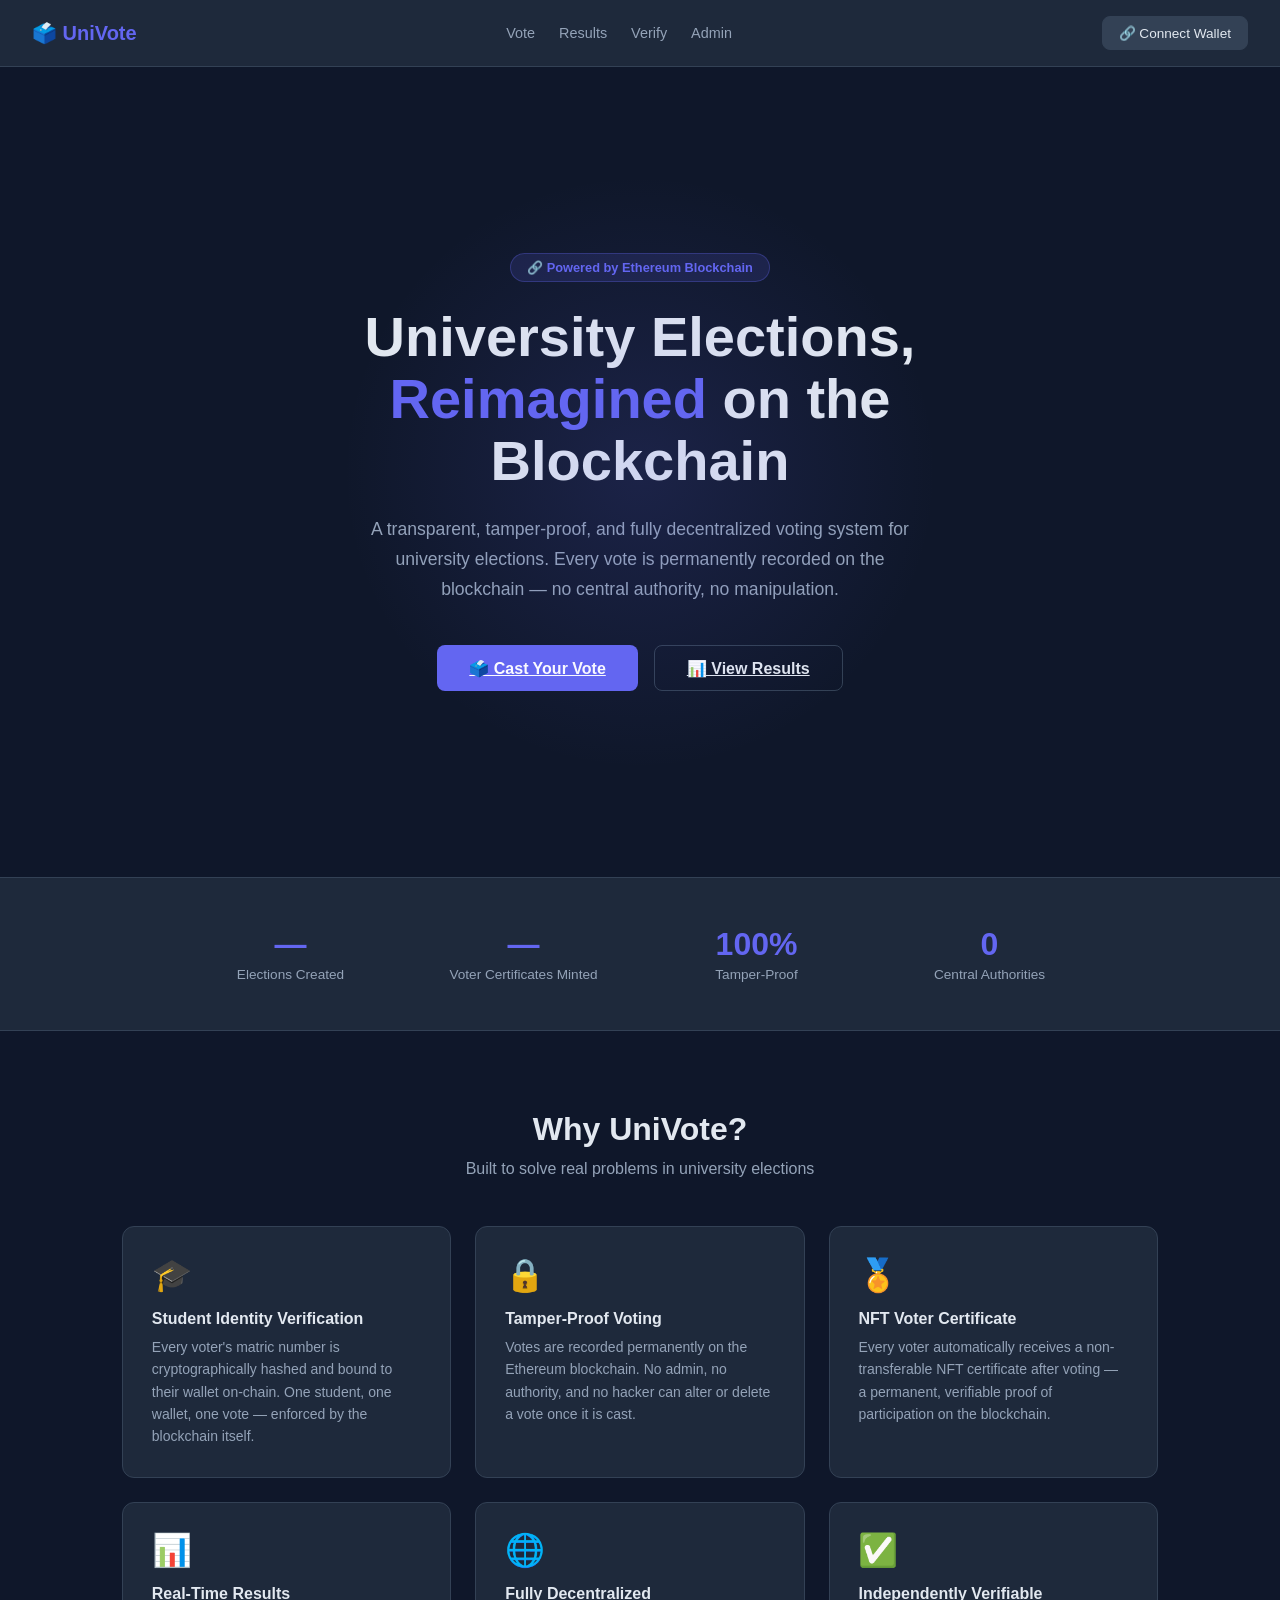
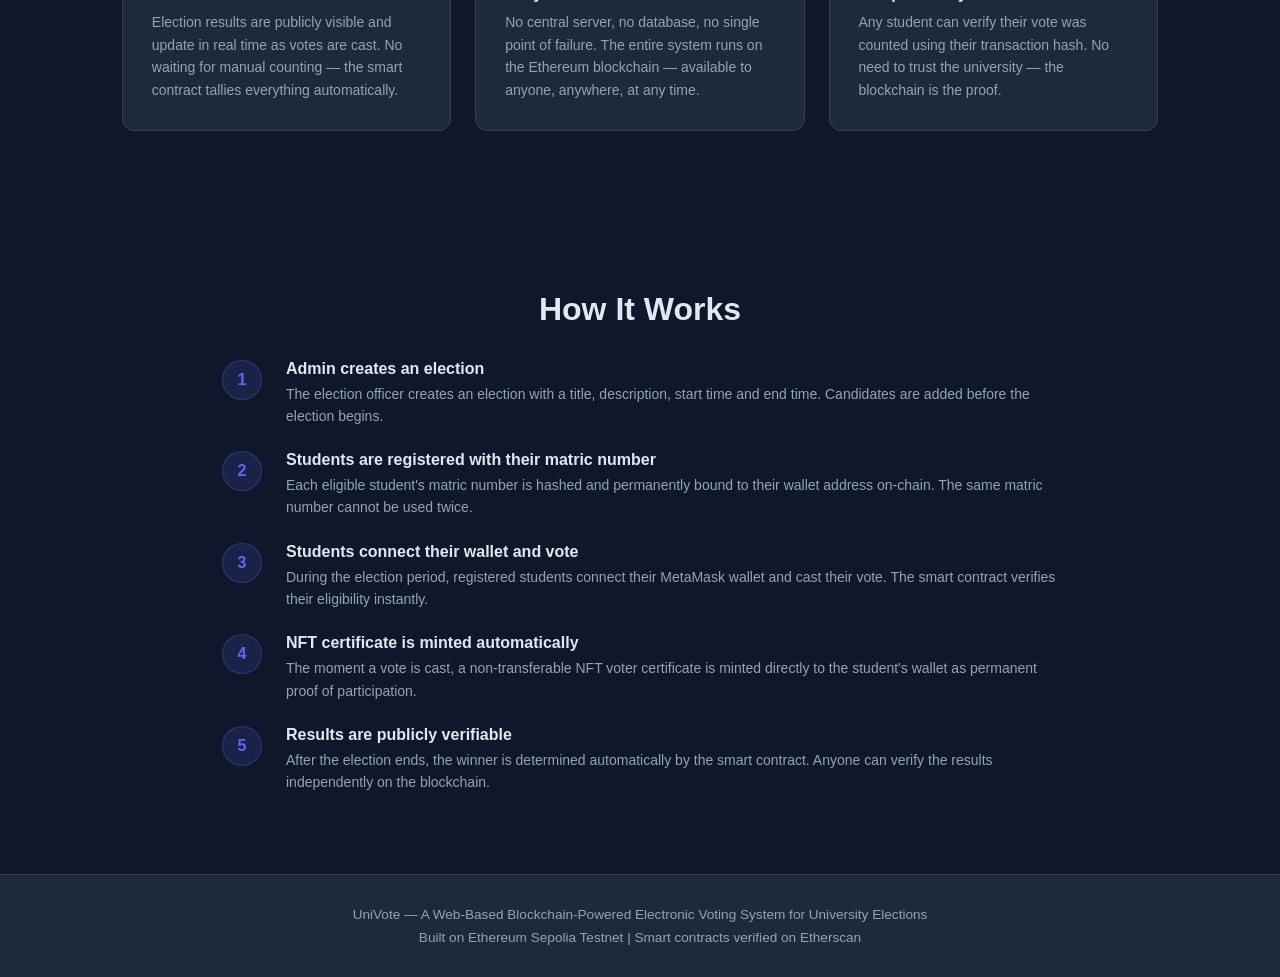
<file: frontend/index.html>
<!DOCTYPE html>
<html lang="en">
<head>
    <meta charset="UTF-8">
    <meta name="viewport" content="width=device-width, initial-scale=1.0">
    <title>UniVote — Blockchain Voting System</title>
    <link rel="stylesheet" href="css/style.css">
    <script src="js/ethers.min.js"></script>
    <style>
        .hero {
            min-height: 90vh;
            display: flex;
            flex-direction: column;
            justify-content: center;
            align-items: center;
            text-align: center;
            padding: 2rem;
            position: relative;
            overflow: hidden;
        }

        .hero::before {
            content: '';
            position: absolute;
            width: 600px;
            height: 600px;
            background: radial-gradient(circle, rgba(99,102,241,0.15) 0%, transparent 70%);
            top: 50%;
            left: 50%;
            transform: translate(-50%, -50%);
            pointer-events: none;
        }

        .hero-badge {
            background: rgba(99,102,241,0.15);
            border: 1px solid rgba(99,102,241,0.3);
            color: var(--primary);
            padding: 0.4rem 1rem;
            border-radius: 999px;
            font-size: 0.8rem;
            font-weight: 600;
            margin-bottom: 1.5rem;
            display: inline-block;
        }

        .hero h1 {
            font-size: 3.5rem;
            font-weight: 800;
            line-height: 1.1;
            margin-bottom: 1.5rem;
            max-width: 700px;
        }

        .hero h1 span {
            color: var(--primary);
        }

        .hero p {
            font-size: 1.1rem;
            color: var(--text-muted);
            max-width: 550px;
            line-height: 1.7;
            margin-bottom: 2.5rem;
        }

        .hero-buttons {
            display: flex;
            gap: 1rem;
            flex-wrap: wrap;
            justify-content: center;
        }

        .hero-buttons .btn {
            padding: 0.8rem 2rem;
            font-size: 1rem;
        }

        .features {
            padding: 5rem 2rem;
            max-width: 1100px;
            margin: 0 auto;
        }

        .features-title {
            text-align: center;
            font-size: 2rem;
            font-weight: 700;
            margin-bottom: 0.75rem;
        }

        .features-subtitle {
            text-align: center;
            color: var(--text-muted);
            margin-bottom: 3rem;
        }

        .features-grid {
            display: grid;
            grid-template-columns: repeat(3, 1fr);
            gap: 1.5rem;
        }

        .feature-card {
            background: var(--card);
            border: 1px solid var(--border);
            border-radius: 12px;
            padding: 1.8rem;
            transition: border-color 0.2s, transform 0.2s;
        }

        .feature-card:hover {
            border-color: var(--primary);
            transform: translateY(-4px);
        }

        .feature-icon {
            font-size: 2rem;
            margin-bottom: 1rem;
        }

        .feature-card h3 {
            font-size: 1rem;
            font-weight: 700;
            margin-bottom: 0.5rem;
        }

        .feature-card p {
            font-size: 0.875rem;
            color: var(--text-muted);
            line-height: 1.6;
        }

        .stats {
            background: var(--dark-2);
            border-top: 1px solid var(--border);
            border-bottom: 1px solid var(--border);
            padding: 3rem 2rem;
        }

        .stats-grid {
            max-width: 900px;
            margin: 0 auto;
            display: grid;
            grid-template-columns: repeat(4, 1fr);
            gap: 2rem;
            text-align: center;
        }

        .stat-number {
            font-size: 2rem;
            font-weight: 800;
            color: var(--primary);
        }

        .stat-label {
            font-size: 0.85rem;
            color: var(--text-muted);
            margin-top: 0.25rem;
        }

        .how-it-works {
            padding: 5rem 2rem;
            max-width: 900px;
            margin: 0 auto;
        }

        .steps {
            display: flex;
            flex-direction: column;
            gap: 1.5rem;
            margin-top: 2rem;
        }

        .step {
            display: flex;
            gap: 1.5rem;
            align-items: flex-start;
        }

        .step-number {
            width: 40px;
            height: 40px;
            border-radius: 50%;
            background: rgba(99,102,241,0.15);
            border: 1px solid rgba(99,102,241,0.3);
            color: var(--primary);
            display: flex;
            align-items: center;
            justify-content: center;
            font-weight: 700;
            flex-shrink: 0;
        }

        .step-content h3 {
            font-size: 1rem;
            font-weight: 700;
            margin-bottom: 0.3rem;
        }

        .step-content p {
            font-size: 0.875rem;
            color: var(--text-muted);
            line-height: 1.6;
        }

        footer {
            background: var(--dark-2);
            border-top: 1px solid var(--border);
            padding: 2rem;
            text-align: center;
            color: var(--text-muted);
            font-size: 0.85rem;
        }

        @media (max-width: 768px) {
            .hero h1 { font-size: 2.2rem; }
            .features-grid { grid-template-columns: 1fr; }
            .stats-grid { grid-template-columns: repeat(2, 1fr); }
        }
    </style>
</head>
<body>

    <!-- NAVBAR -->
    <nav class="navbar">
        <a href="index.html" class="navbar-brand">
            🗳️ UniVote
        </a>
        <ul class="navbar-links">
            <li><a href="vote.html">Vote</a></li>
            <li><a href="results.html">Results</a></li>
            <li><a href="verify.html">Verify</a></li>
            <li><a href="admin.html">Admin</a></li>
        </ul>
        <button class="wallet-btn" id="connectBtn" onclick="handleConnect()">
            🔗 Connect Wallet
        </button>
    </nav>

    <!-- HERO -->
    <section class="hero">
        <div class="hero-badge">🔗 Powered by Ethereum Blockchain</div>
        <h1>University Elections,<br><span>Reimagined</span> on the Blockchain</h1>
        <p>A transparent, tamper-proof, and fully decentralized voting system for university elections. Every vote is permanently recorded on the blockchain — no central authority, no manipulation.</p>
        <div class="hero-buttons">
            <a href="vote.html" class="btn btn-primary">🗳️ Cast Your Vote</a>
            <a href="results.html" class="btn btn-outline">📊 View Results</a>
        </div>
    </section>

    <!-- STATS -->
    <section class="stats">
        <div class="stats-grid">
            <div>
                <div class="stat-number" id="statElections">—</div>
                <div class="stat-label">Elections Created</div>
            </div>
            <div>
                <div class="stat-number" id="statNFTs">—</div>
                <div class="stat-label">Voter Certificates Minted</div>
            </div>
            <div>
                <div class="stat-number">100%</div>
                <div class="stat-label">Tamper-Proof</div>
            </div>
            <div>
                <div class="stat-number">0</div>
                <div class="stat-label">Central Authorities</div>
            </div>
        </div>
    </section>

    <!-- FEATURES -->
    <section class="features">
        <h2 class="features-title">Why UniVote?</h2>
        <p class="features-subtitle">Built to solve real problems in university elections</p>
        <div class="features-grid">
            <div class="feature-card">
                <div class="feature-icon">🎓</div>
                <h3>Student Identity Verification</h3>
                <p>Every voter's matric number is cryptographically hashed and bound to their wallet on-chain. One student, one wallet, one vote — enforced by the blockchain itself.</p>
            </div>
            <div class="feature-card">
                <div class="feature-icon">🔒</div>
                <h3>Tamper-Proof Voting</h3>
                <p>Votes are recorded permanently on the Ethereum blockchain. No admin, no authority, and no hacker can alter or delete a vote once it is cast.</p>
            </div>
            <div class="feature-card">
                <div class="feature-icon">🏅</div>
                <h3>NFT Voter Certificate</h3>
                <p>Every voter automatically receives a non-transferable NFT certificate after voting — a permanent, verifiable proof of participation on the blockchain.</p>
            </div>
            <div class="feature-card">
                <div class="feature-icon">📊</div>
                <h3>Real-Time Results</h3>
                <p>Election results are publicly visible and update in real time as votes are cast. No waiting for manual counting — the smart contract tallies everything automatically.</p>
            </div>
            <div class="feature-card">
                <div class="feature-icon">🌐</div>
                <h3>Fully Decentralized</h3>
                <p>No central server, no database, no single point of failure. The entire system runs on the Ethereum blockchain — available to anyone, anywhere, at any time.</p>
            </div>
            <div class="feature-card">
                <div class="feature-icon">✅</div>
                <h3>Independently Verifiable</h3>
                <p>Any student can verify their vote was counted using their transaction hash. No need to trust the university — the blockchain is the proof.</p>
            </div>
        </div>
    </section>

    <!-- HOW IT WORKS -->
    <section class="how-it-works">
        <h2 class="features-title">How It Works</h2>
        <div class="steps">
            <div class="step">
                <div class="step-number">1</div>
                <div class="step-content">
                    <h3>Admin creates an election</h3>
                    <p>The election officer creates an election with a title, description, start time and end time. Candidates are added before the election begins.</p>
                </div>
            </div>
            <div class="step">
                <div class="step-number">2</div>
                <div class="step-content">
                    <h3>Students are registered with their matric number</h3>
                    <p>Each eligible student's matric number is hashed and permanently bound to their wallet address on-chain. The same matric number cannot be used twice.</p>
                </div>
            </div>
            <div class="step">
                <div class="step-number">3</div>
                <div class="step-content">
                    <h3>Students connect their wallet and vote</h3>
                    <p>During the election period, registered students connect their MetaMask wallet and cast their vote. The smart contract verifies their eligibility instantly.</p>
                </div>
            </div>
            <div class="step">
                <div class="step-number">4</div>
                <div class="step-content">
                    <h3>NFT certificate is minted automatically</h3>
                    <p>The moment a vote is cast, a non-transferable NFT voter certificate is minted directly to the student's wallet as permanent proof of participation.</p>
                </div>
            </div>
            <div class="step">
                <div class="step-number">5</div>
                <div class="step-content">
                    <h3>Results are publicly verifiable</h3>
                    <p>After the election ends, the winner is determined automatically by the smart contract. Anyone can verify the results independently on the blockchain.</p>
                </div>
            </div>
        </div>
    </section>

    <!-- FOOTER -->
    <footer>
        <p>UniVote — A Web-Based Blockchain-Powered Electronic Voting System for University Elections</p>
        <p style="margin-top: 0.5rem;">Built on Ethereum Sepolia Testnet | Smart contracts verified on Etherscan</p>
    </footer>

    <script src="js/contract.js"></script>
    <script>
        async function handleConnect() {
            const connected = await connectWallet();
            if (connected) {
                const address = await signer.getAddress();
                const btn = document.getElementById("connectBtn");
                btn.textContent = "✅ " + shortenAddress(address);
                btn.classList.add("wallet-connected");
            }
        }

        async function loadStats() {
            try {
                if (typeof window.ethereum === "undefined") return;
                await getReadOnlyContracts();
                const electionCount = await votingContract.getElectionCount();
                const nftSupply = await nftContract.totalSupply();
                document.getElementById("statElections").textContent = electionCount.toString();
                document.getElementById("statNFTs").textContent = nftSupply.toString();
            } catch (e) {
                console.log("Stats not available:", e);
            }
        }

        loadStats();
    </script>
</body>
</html>
</file>
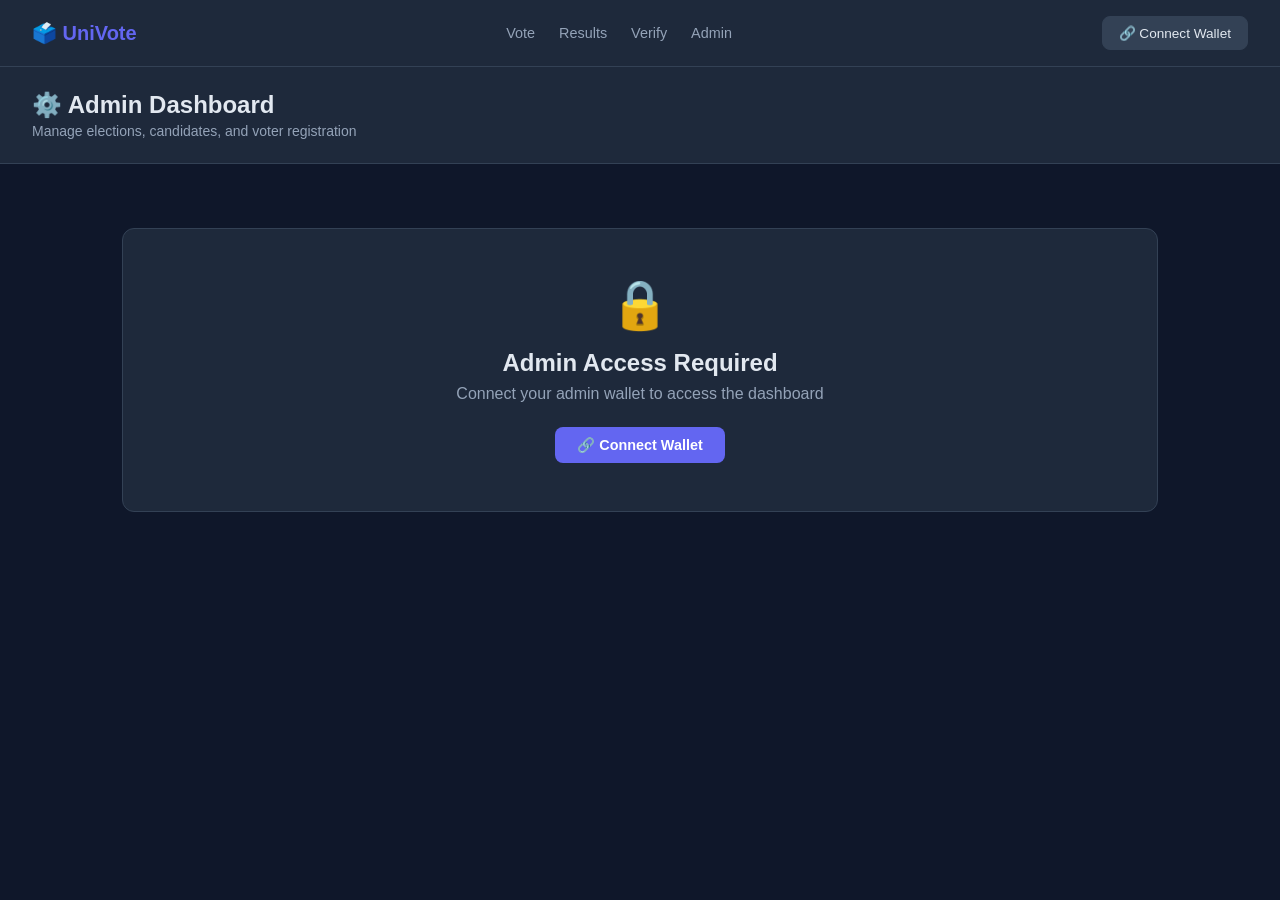
<file: frontend/admin.html>
<!DOCTYPE html>
<html lang="en">
<head>
    <meta charset="UTF-8">
    <meta name="viewport" content="width=device-width, initial-scale=1.0">
    <title>Admin Dashboard — UniVote</title>
    <link rel="stylesheet" href="css/style.css">
    <script src="js/ethers.min.js"></script>
    <style>
        .admin-header {
            background: var(--dark-2);
            border-bottom: 1px solid var(--border);
            padding: 1.5rem 2rem;
        }

        .admin-header h1 {
            font-size: 1.5rem;
            font-weight: 700;
        }

        .admin-header p {
            color: var(--text-muted);
            font-size: 0.875rem;
            margin-top: 0.25rem;
        }

        .admin-grid {
            display: grid;
            grid-template-columns: 1fr 1fr;
            gap: 1.5rem;
            margin-top: 1.5rem;
        }

        .full-width {
            grid-column: 1 / -1;
        }

        .tab-buttons {
            display: flex;
            gap: 0.5rem;
            margin-bottom: 1.5rem;
            border-bottom: 1px solid var(--border);
            padding-bottom: 0;
        }

        .tab-btn {
            padding: 0.6rem 1.2rem;
            background: none;
            border: none;
            color: var(--text-muted);
            cursor: pointer;
            font-size: 0.9rem;
            font-weight: 500;
            border-bottom: 2px solid transparent;
            margin-bottom: -1px;
            transition: all 0.2s;
        }

        .tab-btn.active {
            color: var(--primary);
            border-bottom-color: var(--primary);
        }

        .tab-content {
            display: none;
        }

        .tab-content.active {
            display: block;
        }

        .election-item {
            background: var(--dark-3);
            border-radius: 8px;
            padding: 1rem 1.2rem;
            margin-bottom: 0.75rem;
            display: flex;
            justify-content: space-between;
            align-items: center;
            cursor: pointer;
            transition: background 0.2s;
        }

        .election-item:hover {
            background: var(--border);
        }

        .election-item.selected {
            border: 1px solid var(--primary);
            background: rgba(99,102,241,0.1);
        }

        .election-title {
            font-weight: 600;
            font-size: 0.95rem;
        }

        .election-meta {
            font-size: 0.8rem;
            color: var(--text-muted);
            margin-top: 0.2rem;
        }
    </style>
</head>
<body>

    <!-- NAVBAR -->
    <nav class="navbar">
        <a href="index.html" class="navbar-brand">🗳️ UniVote</a>
        <ul class="navbar-links">
            <li><a href="vote.html">Vote</a></li>
            <li><a href="results.html">Results</a></li>
            <li><a href="verify.html">Verify</a></li>
            <li><a href="admin.html">Admin</a></li>
        </ul>
        <button class="wallet-btn" id="connectBtn" onclick="handleConnect()">
            🔗 Connect Wallet
        </button>
    </nav>

    <!-- ADMIN HEADER -->
    <div class="admin-header">
        <h1>⚙️ Admin Dashboard</h1>
        <p>Manage elections, candidates, and voter registration</p>
    </div>

    <div class="container">

        <!-- NOT CONNECTED -->
        <div id="notConnected" class="card" style="text-align:center; padding: 3rem; margin-top: 2rem;">
            <div style="font-size: 3rem; margin-bottom: 1rem;">🔒</div>
            <h2 style="margin-bottom: 0.5rem;">Admin Access Required</h2>
            <p style="color: var(--text-muted); margin-bottom: 1.5rem;">Connect your admin wallet to access the dashboard</p>
            <button class="btn btn-primary" onclick="handleConnect()">🔗 Connect Wallet</button>
        </div>

        <!-- NOT ADMIN -->
        <div id="notAdmin" class="alert alert-error" style="display:none; margin-top: 2rem;">
            ⛔ Your connected wallet is not the admin wallet. Please connect the wallet that deployed the contract.
        </div>

        <!-- DASHBOARD -->
        <div id="dashboard" style="display:none;">

            <!-- TABS -->
            <div class="tab-buttons" style="margin-top: 1.5rem;">
                <button class="tab-btn active" onclick="switchTab('elections')">📋 Elections</button>
                <button class="tab-btn" onclick="switchTab('candidates')">👤 Candidates</button>
                <button class="tab-btn" onclick="switchTab('voters')">🎓 Voters</button>
            </div>

            <!-- TAB: ELECTIONS -->
            <div id="tab-elections" class="tab-content active">
                <div class="admin-grid">
                    <div class="card">
                        <div class="section-title">Create New Election</div>
                        <div id="electionAlert"></div>
                        <div class="form-group">
                            <label>Election Title</label>
                            <input type="text" id="electionTitle" placeholder="e.g. SUG Election 2025">
                        </div>
                        <div class="form-group">
                            <label>Description</label>
                            <textarea id="electionDesc" rows="3" placeholder="Brief description of the election"></textarea>
                        </div>
                        <div class="form-group">
                            <label>Start Date & Time</label>
                            <input type="datetime-local" id="electionStart">
                        </div>
                        <div class="form-group">
                            <label>End Date & Time</label>
                            <input type="datetime-local" id="electionEnd">
                        </div>
                        <button class="btn btn-primary" onclick="createElection()" id="createElectionBtn">
                            ➕ Create Election
                        </button>
                    </div>

                    <div class="card">
                        <div class="section-title">Existing Elections</div>
                        <div id="electionsList">
                            <p style="color: var(--text-muted); font-size: 0.875rem;">No elections created yet.</p>
                        </div>
                    </div>
                </div>
            </div>

            <!-- TAB: CANDIDATES -->
            <div id="tab-candidates" class="tab-content">
                <div class="admin-grid">
                    <div class="card">
                        <div class="section-title">Add Candidate</div>
                        <div id="candidateAlert"></div>
                        <div class="form-group">
                            <label>Select Election</label>
                            <select id="candidateElectionId">
                                <option value="">-- Select Election --</option>
                            </select>
                        </div>
                        <div class="form-group">
                            <label>Candidate Full Name</label>
                            <input type="text" id="candidateName" placeholder="e.g. John Doe">
                        </div>
                        <div class="form-group">
                            <label>Position Contesting</label>
                            <input type="text" id="candidatePosition" placeholder="e.g. President">
                        </div>
                        <button class="btn btn-primary" onclick="addCandidate()" id="addCandidateBtn">
                            ➕ Add Candidate
                        </button>
                    </div>

                    <div class="card">
                        <div class="section-title">Candidates List</div>
                        <div id="candidatesList">
                            <p style="color: var(--text-muted); font-size: 0.875rem;">Select an election to view candidates.</p>
                        </div>
                    </div>
                </div>
            </div>

            <!-- TAB: VOTERS -->
            <div id="tab-voters" class="tab-content">
                <div class="admin-grid">
                    <div class="card">
                        <div class="section-title">Register Voter</div>
                        <div id="voterAlert"></div>
                        <div class="form-group">
                            <label>Select Election</label>
                            <select id="voterElectionId">
                                <option value="">-- Select Election --</option>
                            </select>
                        </div>
                        <div class="form-group">
                            <label>Student Wallet Address</label>
                            <input type="text" id="voterAddress" placeholder="0x...">
                        </div>
                        <div class="form-group">
                            <label>Matric Number</label>
                            <input type="text" id="voterMatric" placeholder="e.g. BU22CSC1126">
                        </div>
                        <button class="btn btn-primary" onclick="registerVoter()" id="registerVoterBtn">
                            ➕ Register Voter
                        </button>
                    </div>

                    <div class="card">
                        <div class="section-title">Check Voter Status</div>
                        <div class="form-group">
                            <label>Select Election</label>
                            <select id="checkElectionId">
                                <option value="">-- Select Election --</option>
                            </select>
                        </div>
                        <div class="form-group">
                            <label>Wallet Address or Matric Number</label>
                            <input type="text" id="checkVoter" placeholder="0x... or BU22CSC1126">
                        </div>
                        <button class="btn btn-outline" onclick="checkVoterStatus()">🔍 Check Status</button>
                        <div id="voterStatusResult" style="margin-top: 1rem;"></div>
                    </div>
                </div>
            </div>

        </div>
    </div>

    <script src="js/contract.js"></script>
    <script src="js/admin.js"></script>
</body>
</html>
</file>
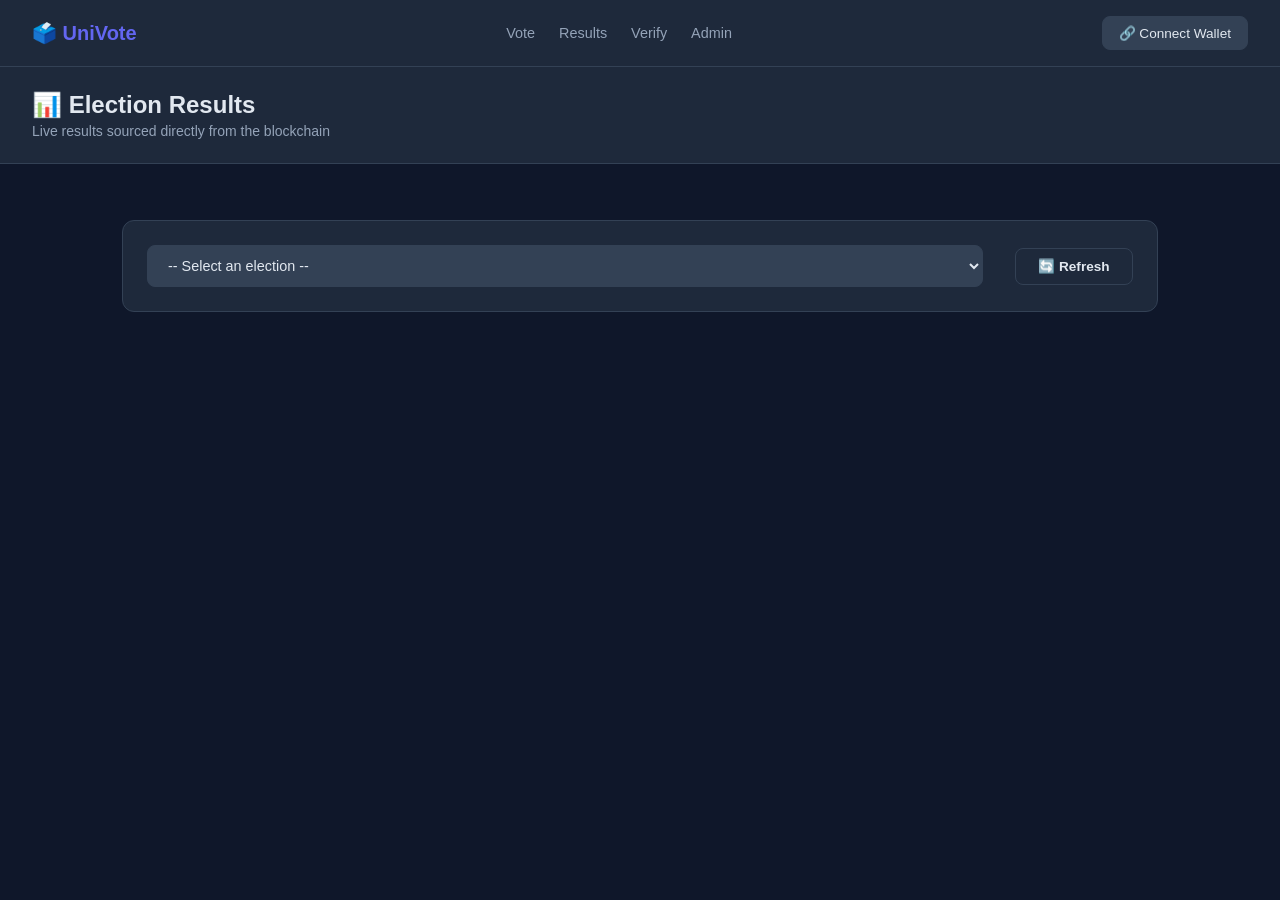
<file: frontend/results.html>
<!DOCTYPE html>
<html lang="en">
<head>
    <meta charset="UTF-8">
    <meta name="viewport" content="width=device-width, initial-scale=1.0">
    <title>Election Results — UniVote</title>
    <link rel="stylesheet" href="css/style.css">
    <script src="js/ethers.min.js"></script>
    <style>
        .results-header {
            background: var(--dark-2);
            border-bottom: 1px solid var(--border);
            padding: 1.5rem 2rem;
        }

        .results-header h1 {
            font-size: 1.5rem;
            font-weight: 700;
        }

        .results-header p {
            color: var(--text-muted);
            font-size: 0.875rem;
            margin-top: 0.25rem;
        }

        .candidate-result {
            background: var(--dark-3);
            border-radius: 10px;
            padding: 1.2rem;
            margin-bottom: 1rem;
        }

        .candidate-result-header {
            display: flex;
            justify-content: space-between;
            align-items: center;
            margin-bottom: 0.6rem;
        }

        .candidate-result-name {
            font-weight: 700;
            font-size: 1rem;
        }

        .candidate-result-votes {
            font-size: 0.875rem;
            color: var(--text-muted);
        }

        .winner-card {
            background: linear-gradient(135deg, rgba(99,102,241,0.2), rgba(16,185,129,0.15));
            border: 1px solid rgba(99,102,241,0.4);
            border-radius: 12px;
            padding: 2rem;
            text-align: center;
            margin-bottom: 1.5rem;
        }

        .winner-trophy {
            font-size: 3rem;
            margin-bottom: 0.5rem;
        }

        .winner-name {
            font-size: 1.8rem;
            font-weight: 800;
            margin-bottom: 0.3rem;
        }

        .winner-position {
            color: var(--text-muted);
            font-size: 0.9rem;
        }

        .winner-votes {
            margin-top: 1rem;
            font-size: 1rem;
            color: var(--primary);
            font-weight: 600;
        }

        .live-indicator {
            display: inline-flex;
            align-items: center;
            gap: 0.4rem;
            background: rgba(16,185,129,0.15);
            border: 1px solid rgba(16,185,129,0.3);
            color: var(--success);
            padding: 0.3rem 0.8rem;
            border-radius: 999px;
            font-size: 0.75rem;
            font-weight: 600;
        }

        .live-dot {
            width: 6px;
            height: 6px;
            border-radius: 50%;
            background: var(--success);
            animation: pulse 1.5s infinite;
        }

        @keyframes pulse {
            0%, 100% { opacity: 1; }
            50% { opacity: 0.3; }
        }

        .stats-row {
            display: grid;
            grid-template-columns: repeat(4, 1fr);
            gap: 1rem;
            margin-bottom: 1.5rem;
        }

        .stat-card {
            background: var(--card);
            border: 1px solid var(--border);
            border-radius: 10px;
            padding: 1.2rem;
            text-align: center;
        }

        .stat-card-number {
            font-size: 1.8rem;
            font-weight: 800;
            color: var(--primary);
        }

        .stat-card-label {
            font-size: 0.8rem;
            color: var(--text-muted);
            margin-top: 0.2rem;
        }

        @media (max-width: 768px) {
            .stats-row { grid-template-columns: repeat(2, 1fr); }
        }
    </style>
</head>
<body>

    <!-- NAVBAR -->
    <nav class="navbar">
        <a href="index.html" class="navbar-brand">🗳️ UniVote</a>
        <ul class="navbar-links">
            <li><a href="vote.html">Vote</a></li>
            <li><a href="results.html">Results</a></li>
            <li><a href="verify.html">Verify</a></li>
            <li><a href="admin.html">Admin</a></li>
        </ul>
        <button class="wallet-btn" id="connectBtn" onclick="handleConnect()">
            🔗 Connect Wallet
        </button>
    </nav>

    <!-- RESULTS HEADER -->
    <div class="results-header">
        <h1>📊 Election Results</h1>
        <p>Live results sourced directly from the blockchain</p>
    </div>

    <div class="container">

        <!-- ELECTION SELECTOR -->
        <div class="card" style="margin-top: 1.5rem; margin-bottom: 1.5rem;">
            <div style="display: flex; justify-content: space-between; align-items: center; flex-wrap: wrap; gap: 1rem;">
                <div class="form-group" style="margin-bottom: 0; flex: 1; min-width: 200px;">
                    <select id="electionSelect" onchange="loadResults()">
                        <option value="">-- Select an election --</option>
                    </select>
                </div>
                <div>
                    <span class="live-indicator" id="liveIndicator" style="display:none;">
                        <span class="live-dot"></span> LIVE
                    </span>
                </div>
                <button class="btn btn-outline" onclick="loadResults()" style="font-size: 0.85rem;">
                    🔄 Refresh
                </button>
            </div>
        </div>

        <!-- RESULTS CONTENT -->
        <div id="resultsContent" style="display:none;">

            <!-- STATS ROW -->
            <div class="stats-row">
                <div class="stat-card">
                    <div class="stat-card-number" id="statTotalVotes">0</div>
                    <div class="stat-card-label">Total Votes Cast</div>
                </div>
                <div class="stat-card">
                    <div class="stat-card-number" id="statRegistered">0</div>
                    <div class="stat-card-label">Registered Voters</div>
                </div>
                <div class="stat-card">
                    <div class="stat-card-number" id="statTurnout">0%</div>
                    <div class="stat-card-label">Voter Turnout</div>
                </div>
                <div class="stat-card">
                    <div class="stat-card-number" id="statCandidates">0</div>
                    <div class="stat-card-label">Candidates</div>
                </div>
            </div>

            <!-- WINNER (shown after election ends) -->
            <div class="winner-card" id="winnerCard" style="display:none;">
                <div class="winner-trophy">🏆</div>
                <div style="font-size: 0.85rem; color: var(--text-muted); margin-bottom: 0.5rem;">WINNER</div>
                <div class="winner-name" id="winnerName"></div>
                <div class="winner-position" id="winnerPosition"></div>
                <div class="winner-votes" id="winnerVotes"></div>
            </div>

            <!-- LIVE STANDINGS -->
            <div class="card">
                <div style="display: flex; justify-content: space-between; align-items: center; margin-bottom: 1.2rem;">
                    <div class="section-title" style="margin-bottom: 0; border-bottom: none; padding-bottom: 0;">
                        Live Standings
                    </div>
                    <span id="electionStatusBadge" class="badge"></span>
                </div>

                <div id="standingsList"></div>
            </div>

            <!-- LAST UPDATED -->
            <p style="text-align: center; color: var(--text-muted); font-size: 0.8rem; margin-top: 1rem;">
                Last updated: <span id="lastUpdated">—</span>
                <span id="autoRefreshNote" style="display:none;"> • Auto-refreshing every 15 seconds</span>
            </p>

        </div>

        <!-- EMPTY STATE -->
        <div id="emptyState" class="card" style="text-align:center; padding: 3rem; display:none;">
            <div style="font-size: 3rem; margin-bottom: 1rem;">📭</div>
            <h2 style="margin-bottom: 0.5rem;">No Elections Found</h2>
            <p style="color: var(--text-muted);">No elections have been created yet.</p>
        </div>

    </div>

    <script src="js/contract.js"></script>
    <script src="js/results.js"></script>
</body>
</html>
</file>
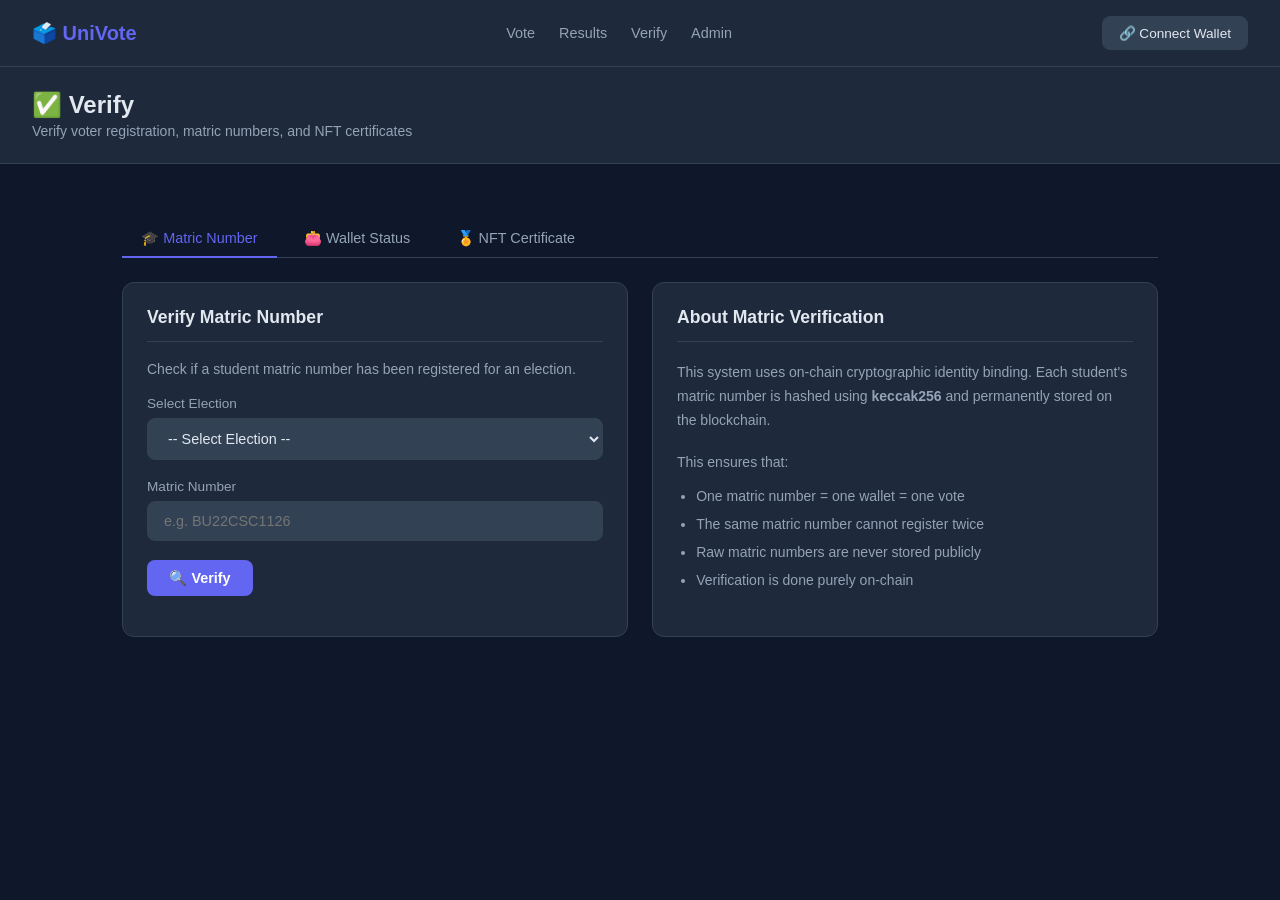
<file: frontend/verify.html>
<!DOCTYPE html>
<html lang="en">
<head>
    <meta charset="UTF-8">
    <meta name="viewport" content="width=device-width, initial-scale=1.0">
    <title>Verify — UniVote</title>
    <link rel="stylesheet" href="css/style.css">
    <script src="js/ethers.min.js"></script>
    <style>
        .verify-header {
            background: var(--dark-2);
            border-bottom: 1px solid var(--border);
            padding: 1.5rem 2rem;
        }

        .verify-header h1 {
            font-size: 1.5rem;
            font-weight: 700;
        }

        .verify-header p {
            color: var(--text-muted);
            font-size: 0.875rem;
            margin-top: 0.25rem;
        }

        .verify-grid {
            display: grid;
            grid-template-columns: 1fr 1fr;
            gap: 1.5rem;
            margin-top: 1.5rem;
        }

        .result-card {
            background: var(--dark-3);
            border-radius: 10px;
            padding: 1.5rem;
            margin-top: 1rem;
        }

        .result-row {
            display: flex;
            justify-content: space-between;
            align-items: center;
            padding: 0.6rem 0;
            border-bottom: 1px solid var(--border);
            font-size: 0.875rem;
        }

        .result-row:last-child {
            border-bottom: none;
        }

        .result-label {
            color: var(--text-muted);
        }

        .result-value {
            font-weight: 600;
            text-align: right;
            max-width: 60%;
            word-break: break-all;
        }

        .nft-card {
            background: linear-gradient(135deg, rgba(99,102,241,0.2), rgba(16,185,129,0.15));
            border: 1px solid rgba(99,102,241,0.3);
            border-radius: 12px;
            padding: 1.5rem;
            text-align: center;
            margin-top: 1rem;
        }

        .nft-icon {
            font-size: 3rem;
            margin-bottom: 0.75rem;
        }

        .verify-tabs {
            display: flex;
            gap: 0.5rem;
            margin-bottom: 1.5rem;
            border-bottom: 1px solid var(--border);
        }

        .verify-tab {
            padding: 0.6rem 1.2rem;
            background: none;
            border: none;
            color: var(--text-muted);
            cursor: pointer;
            font-size: 0.9rem;
            font-weight: 500;
            border-bottom: 2px solid transparent;
            margin-bottom: -1px;
            transition: all 0.2s;
        }

        .verify-tab.active {
            color: var(--primary);
            border-bottom-color: var(--primary);
        }

        .verify-tab-content {
            display: none;
        }

        .verify-tab-content.active {
            display: block;
        }

        @media (max-width: 768px) {
            .verify-grid { grid-template-columns: 1fr; }
        }
    </style>
</head>
<body>

    <!-- NAVBAR -->
    <nav class="navbar">
        <a href="index.html" class="navbar-brand">🗳️ UniVote</a>
        <ul class="navbar-links">
            <li><a href="vote.html">Vote</a></li>
            <li><a href="results.html">Results</a></li>
            <li><a href="verify.html">Verify</a></li>
            <li><a href="admin.html">Admin</a></li>
        </ul>
        <button class="wallet-btn" id="connectBtn" onclick="handleConnect()">
            🔗 Connect Wallet
        </button>
    </nav>

    <!-- VERIFY HEADER -->
    <div class="verify-header">
        <h1>✅ Verify</h1>
        <p>Verify voter registration, matric numbers, and NFT certificates</p>
    </div>

    <div class="container">

        <!-- TABS -->
        <div class="verify-tabs" style="margin-top: 1.5rem;">
            <button class="verify-tab active" onclick="switchVerifyTab('matric', event)">🎓 Matric Number</button>
            <button class="verify-tab" onclick="switchVerifyTab('wallet', event)">👛 Wallet Status</button>
            <button class="verify-tab" onclick="switchVerifyTab('nft', event)">🏅 NFT Certificate</button>
        </div>

        <!-- TAB: MATRIC NUMBER -->
        <div id="tab-matric" class="verify-tab-content active">
            <div class="verify-grid">
                <div class="card">
                    <div class="section-title">Verify Matric Number</div>
                    <p style="color: var(--text-muted); font-size: 0.875rem; margin-bottom: 1.2rem;">
                        Check if a student matric number has been registered for an election.
                    </p>
                    <div class="form-group">
                        <label>Select Election</label>
                        <select id="matricElectionId">
                            <option value="">-- Select Election --</option>
                        </select>
                    </div>
                    <div class="form-group">
                        <label>Matric Number</label>
                        <input type="text" id="matricInput" placeholder="e.g. BU22CSC1126">
                    </div>
                    <button class="btn btn-primary" onclick="verifyMatric()">🔍 Verify</button>
                    <div id="matricResult" style="margin-top: 1rem;"></div>
                </div>

                <div class="card">
                    <div class="section-title">About Matric Verification</div>
                    <p style="color: var(--text-muted); font-size: 0.875rem; line-height: 1.7;">
                        This system uses on-chain cryptographic identity binding. Each student's matric number is hashed using <strong>keccak256</strong> and permanently stored on the blockchain.
                    </p>
                    <br>
                    <p style="color: var(--text-muted); font-size: 0.875rem; line-height: 1.7;">
                        This ensures that:
                    </p>
                    <ul style="color: var(--text-muted); font-size: 0.875rem; line-height: 2; margin-left: 1.2rem; margin-top: 0.5rem;">
                        <li>One matric number = one wallet = one vote</li>
                        <li>The same matric number cannot register twice</li>
                        <li>Raw matric numbers are never stored publicly</li>
                        <li>Verification is done purely on-chain</li>
                    </ul>
                </div>
            </div>
        </div>

        <!-- TAB: WALLET STATUS -->
        <div id="tab-wallet" class="verify-tab-content">
            <div class="verify-grid">
                <div class="card">
                    <div class="section-title">Check Wallet Status</div>
                    <p style="color: var(--text-muted); font-size: 0.875rem; margin-bottom: 1.2rem;">
                        Check the registration and voting status of any wallet address.
                    </p>
                    <div class="form-group">
                        <label>Select Election</label>
                        <select id="walletElectionId">
                            <option value="">-- Select Election --</option>
                        </select>
                    </div>
                    <div class="form-group">
                        <label>Wallet Address</label>
                        <input type="text" id="walletInput" placeholder="0x...">
                    </div>
                    <button class="btn btn-primary" onclick="verifyWallet()">🔍 Check Status</button>
                    <div id="walletResult" style="margin-top: 1rem;"></div>
                </div>

                <div class="card">
                    <div class="section-title">My Wallet Status</div>
                    <p style="color: var(--text-muted); font-size: 0.875rem; margin-bottom: 1.2rem;">
                        Connect your wallet to quickly check your own status.
                    </p>
                    <div id="myWalletNotConnected">
                        <button class="btn btn-outline" onclick="handleConnect()">🔗 Connect Wallet</button>
                    </div>
                    <div id="myWalletConnected" style="display:none;">
                        <div class="form-group">
                            <label>Select Election</label>
                            <select id="myWalletElectionId" onchange="checkMyStatus()">
                                <option value="">-- Select Election --</option>
                            </select>
                        </div>
                        <div id="myStatusResult"></div>
                    </div>
                </div>
            </div>
        </div>

        <!-- TAB: NFT CERTIFICATE -->
        <div id="tab-nft" class="verify-tab-content">
            <div class="verify-grid">
                <div class="card">
                    <div class="section-title">Verify NFT Certificate</div>
                    <p style="color: var(--text-muted); font-size: 0.875rem; margin-bottom: 1.2rem;">
                        Check if a wallet holds a voter certificate NFT for a specific election.
                    </p>
                    <div class="form-group">
                        <label>Select Election</label>
                        <select id="nftElectionId">
                            <option value="">-- Select Election --</option>
                        </select>
                    </div>
                    <div class="form-group">
                        <label>Wallet Address</label>
                        <input type="text" id="nftWalletInput" placeholder="0x...">
                    </div>
                    <button class="btn btn-primary" onclick="verifyNFT()">🔍 Verify Certificate</button>
                    <div id="nftResult" style="margin-top: 1rem;"></div>
                </div>

                <div class="card">
                    <div class="section-title">About Voter Certificates</div>
                    <p style="color: var(--text-muted); font-size: 0.875rem; line-height: 1.7;">
                        Every voter automatically receives a <strong>non-transferable NFT</strong> after casting their vote. This certificate:
                    </p>
                    <ul style="color: var(--text-muted); font-size: 0.875rem; line-height: 2; margin-left: 1.2rem; margin-top: 0.5rem;">
                        <li>Cannot be transferred or sold</li>
                        <li>Is permanently bound to the voter's wallet</li>
                        <li>Contains the election title and timestamp</li>
                        <li>Serves as verifiable proof of participation</li>
                        <li>Can be viewed in MetaMask under NFTs</li>
                    </ul>
                    <br>
                    <div style="font-size: 0.8rem; color: var(--text-muted);">
                        NFT Contract: <span style="color: var(--primary); word-break: break-all;">${NFT_ADDRESS}</span>
                    </div>
                </div>
            </div>
        </div>

    </div>

    <script src="js/contract.js"></script>
    <script src="js/verify.js"></script>
</body>
</html>
</file>
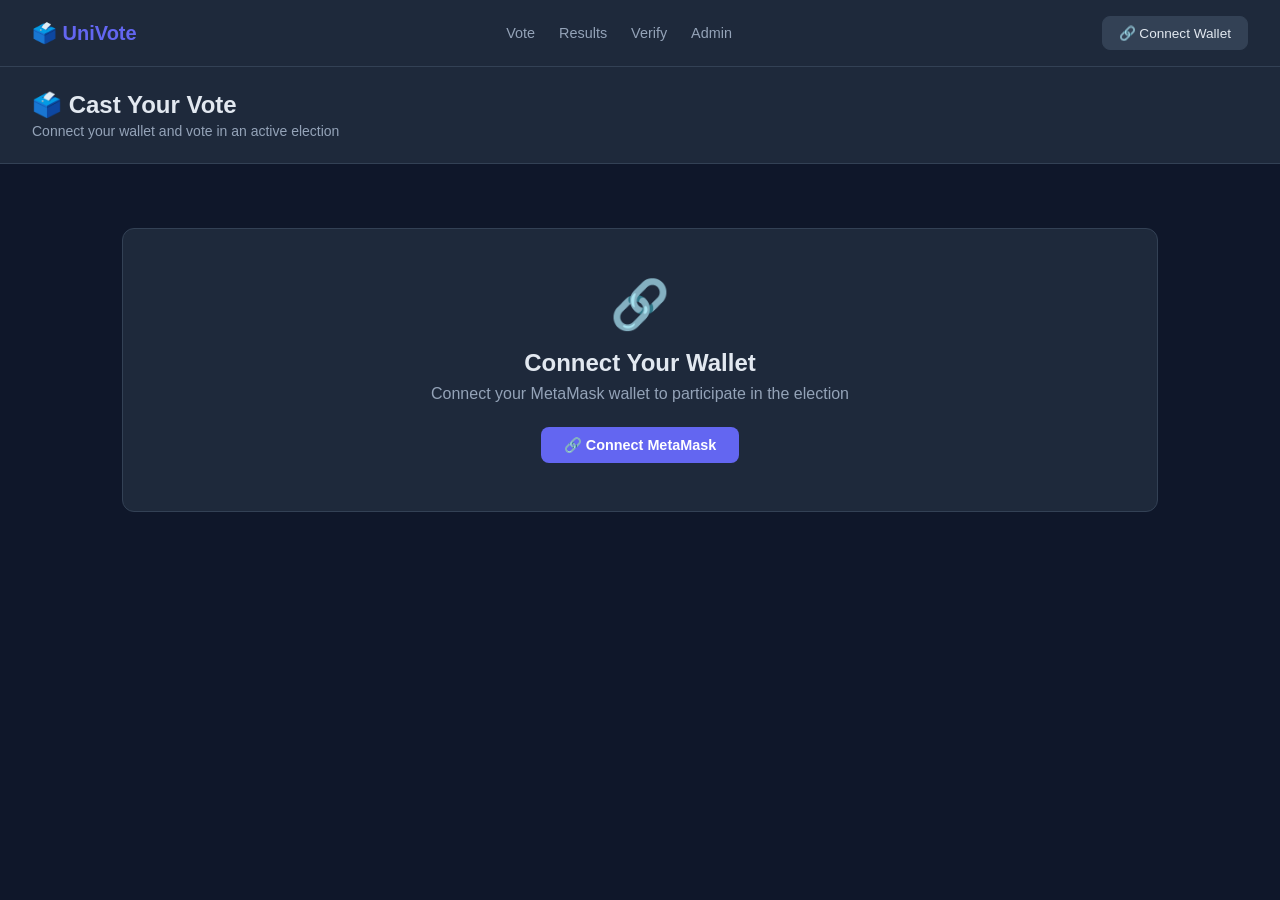
<file: frontend/vote.html>
<!DOCTYPE html>
<html lang="en">
<head>
    <meta charset="UTF-8">
    <meta name="viewport" content="width=device-width, initial-scale=1.0">
    <title>Cast Your Vote — UniVote</title>
    <link rel="stylesheet" href="css/style.css">
    <script src="js/ethers.min.js"></script>
    <style>
        .vote-header {
            background: var(--dark-2);
            border-bottom: 1px solid var(--border);
            padding: 1.5rem 2rem;
        }

        .vote-header h1 {
            font-size: 1.5rem;
            font-weight: 700;
        }

        .vote-header p {
            color: var(--text-muted);
            font-size: 0.875rem;
            margin-top: 0.25rem;
        }

        .election-selector {
            margin-bottom: 1.5rem;
        }

        .candidate-grid {
            display: grid;
            grid-template-columns: repeat(auto-fill, minmax(280px, 1fr));
            gap: 1rem;
            margin-top: 1rem;
        }

        .candidate-card {
            background: var(--card);
            border: 2px solid var(--border);
            border-radius: 12px;
            padding: 1.5rem;
            cursor: pointer;
            transition: all 0.2s;
            text-align: center;
        }

        .candidate-card:hover {
            border-color: var(--primary);
            transform: translateY(-2px);
        }

        .candidate-card.selected {
            border-color: var(--primary);
            background: rgba(99,102,241,0.1);
        }

        .candidate-avatar {
            width: 70px;
            height: 70px;
            border-radius: 50%;
            background: linear-gradient(135deg, var(--primary), var(--primary-dark));
            display: flex;
            align-items: center;
            justify-content: center;
            font-size: 1.8rem;
            margin: 0 auto 1rem;
        }

        .candidate-name {
            font-size: 1.1rem;
            font-weight: 700;
            margin-bottom: 0.3rem;
        }

        .candidate-position {
            font-size: 0.85rem;
            color: var(--text-muted);
        }

        .vote-confirm {
            background: var(--dark-2);
            border: 1px solid var(--border);
            border-radius: 12px;
            padding: 1.5rem;
            margin-top: 1.5rem;
            display: none;
        }

        .nft-success {
            background: linear-gradient(135deg, rgba(99,102,241,0.2), rgba(16,185,129,0.2));
            border: 1px solid rgba(99,102,241,0.3);
            border-radius: 12px;
            padding: 2rem;
            text-align: center;
            margin-top: 1.5rem;
            display: none;
        }

        .nft-badge {
            font-size: 4rem;
            margin-bottom: 1rem;
        }

        .status-bar {
            background: var(--dark-2);
            border: 1px solid var(--border);
            border-radius: 8px;
            padding: 1rem 1.2rem;
            display: flex;
            justify-content: space-between;
            align-items: center;
            margin-bottom: 1.5rem;
            flex-wrap: wrap;
            gap: 0.5rem;
        }

        .status-item {
            display: flex;
            align-items: center;
            gap: 0.5rem;
            font-size: 0.875rem;
        }

        .status-dot {
            width: 8px;
            height: 8px;
            border-radius: 50%;
        }

        .dot-green { background: var(--success); }
        .dot-yellow { background: var(--warning); }
        .dot-red { background: var(--danger); }
    </style>
</head>
<body>

    <!-- NAVBAR -->
    <nav class="navbar">
        <a href="index.html" class="navbar-brand">🗳️ UniVote</a>
        <ul class="navbar-links">
            <li><a href="vote.html">Vote</a></li>
            <li><a href="results.html">Results</a></li>
            <li><a href="verify.html">Verify</a></li>
            <li><a href="admin.html">Admin</a></li>
        </ul>
        <button class="wallet-btn" id="connectBtn" onclick="handleConnect()">
            🔗 Connect Wallet
        </button>
    </nav>

    <!-- VOTE HEADER -->
    <div class="vote-header">
        <h1>🗳️ Cast Your Vote</h1>
        <p>Connect your wallet and vote in an active election</p>
    </div>

    <div class="container">

        <!-- NOT CONNECTED -->
        <div id="notConnected" class="card" style="text-align:center; padding: 3rem; margin-top: 2rem;">
            <div style="font-size: 3rem; margin-bottom: 1rem;">🔗</div>
            <h2 style="margin-bottom: 0.5rem;">Connect Your Wallet</h2>
            <p style="color: var(--text-muted); margin-bottom: 1.5rem;">Connect your MetaMask wallet to participate in the election</p>
            <button class="btn btn-primary" onclick="handleConnect()">🔗 Connect MetaMask</button>
        </div>

        <!-- VOTING INTERFACE -->
        <div id="votingInterface" style="display:none; margin-top: 1.5rem;">

            <!-- STATUS BAR -->
            <div class="status-bar">
                <div class="status-item">
                    <div class="status-dot dot-green"></div>
                    <span id="walletStatus">Not connected</span>
                </div>
                <div class="status-item">
                    <span id="registrationStatus">—</span>
                </div>
                <div class="status-item">
                    <span id="votedStatus">—</span>
                </div>
            </div>

            <!-- ELECTION SELECTOR -->
            <div class="card election-selector">
                <div class="section-title">Select Election</div>
                <div class="form-group" style="margin-bottom: 0;">
                    <select id="electionSelect" onchange="loadElectionDetails()">
                        <option value="">-- Select an election --</option>
                    </select>
                </div>
            </div>

            <!-- ELECTION DETAILS -->
            <div id="electionDetails" style="display:none;">

                <!-- ELECTION INFO -->
                <div class="card" style="margin-bottom: 1.5rem;">
                    <div style="display: flex; justify-content: space-between; align-items: flex-start;">
                        <div>
                            <h2 id="electionTitle" style="font-size: 1.3rem; font-weight: 700;"></h2>
                            <p id="electionDesc" style="color: var(--text-muted); font-size: 0.875rem; margin-top: 0.3rem;"></p>
                            <p style="font-size: 0.8rem; color: var(--text-muted); margin-top: 0.5rem;">
                                Ends: <span id="electionEnd"></span>
                            </p>
                        </div>
                        <span id="electionStatus" class="badge"></span>
                    </div>
                    <div class="progress-bar" style="margin-top: 1rem;">
                        <div class="progress-fill" id="turnoutBar" style="width: 0%"></div>
                    </div>
                    <p style="font-size: 0.8rem; color: var(--text-muted); margin-top: 0.5rem;">
                        Voter turnout: <span id="turnoutText">0%</span>
                    </p>
                </div>

                <!-- ALERT -->
                <div id="voteAlert"></div>

                <!-- ALREADY VOTED -->
                <div id="alreadyVoted" style="display:none;" class="alert alert-success">
                    ✅ You have already cast your vote in this election. Check your wallet for your NFT voter certificate.
                </div>

                <!-- NOT REGISTERED -->
                <div id="notRegistered" style="display:none;" class="alert alert-error">
                    ⛔ Your wallet is not registered for this election. Please contact the election admin.
                </div>

                <!-- CANDIDATES -->
                <div id="candidatesSection" style="display:none;">
                    <div class="section-title" style="margin-bottom: 1rem;">Select a Candidate</div>
                    <div class="candidate-grid" id="candidatesGrid"></div>

                    <!-- CONFIRM VOTE -->
                    <div class="vote-confirm" id="voteConfirm">
                        <div class="section-title">Confirm Your Vote</div>
                        <p style="color: var(--text-muted); font-size: 0.875rem; margin-bottom: 1rem;">
                            You are about to vote for <strong id="selectedCandidateName"></strong> for the position of <strong id="selectedCandidatePosition"></strong>. This action is permanent and cannot be undone.
                        </p>
                        <div style="display: flex; gap: 1rem;">
                            <button class="btn btn-success" onclick="castVote()" id="castVoteBtn">
                                ✅ Confirm Vote
                            </button>
                            <button class="btn btn-outline" onclick="clearSelection()">
                                Cancel
                            </button>
                        </div>
                    </div>
                </div>

                <!-- NFT SUCCESS -->
                <div class="nft-success" id="nftSuccess">
                    <div class="nft-badge">🏅</div>
                    <h2 style="margin-bottom: 0.5rem;">Vote Cast Successfully!</h2>
                    <p style="color: var(--text-muted); margin-bottom: 1rem;">Your vote has been permanently recorded on the blockchain and a voter certificate NFT has been minted to your wallet.</p>
                    <div class="card" style="text-align: left; margin-bottom: 1rem;">
                        <div style="font-size: 0.8rem; color: var(--text-muted); margin-bottom: 0.3rem;">Transaction Hash</div>
                        <div id="txHash" style="font-size: 0.8rem; word-break: break-all; color: var(--primary);"></div>
                    </div>
                    <a href="results.html" class="btn btn-primary">📊 View Results</a>
                </div>

            </div>
        </div>
    </div>

    <script src="js/contract.js"></script>
    <script src="js/vote.js"></script>
</body>
</html>
</file>
<file: frontend/css/style.css>
* {
    margin: 0;
    padding: 0;
    box-sizing: border-box;
}

:root {
    --primary: #6366f1;
    --primary-dark: #4f46e5;
    --secondary: #10b981;
    --danger: #ef4444;
    --warning: #f59e0b;
    --dark: #0f172a;
    --dark-2: #1e293b;
    --dark-3: #334155;
    --light: #f8fafc;
    --text: #e2e8f0;
    --text-muted: #94a3b8;
    --border: #334155;
    --card: #1e293b;
    --success: #10b981;
}

body {
    font-family: 'Inter', -apple-system, BlinkMacSystemFont, sans-serif;
    background: var(--dark);
    color: var(--text);
    min-height: 100vh;
}

/* NAVBAR */
.navbar {
    background: var(--dark-2);
    border-bottom: 1px solid var(--border);
    padding: 1rem 2rem;
    display: flex;
    justify-content: space-between;
    align-items: center;
    position: sticky;
    top: 0;
    z-index: 100;
}

.navbar-brand {
    font-size: 1.25rem;
    font-weight: 700;
    color: var(--primary);
    text-decoration: none;
    display: flex;
    align-items: center;
    gap: 0.5rem;
}

.navbar-links {
    display: flex;
    gap: 1.5rem;
    list-style: none;
}

.navbar-links a {
    color: var(--text-muted);
    text-decoration: none;
    font-size: 0.9rem;
    transition: color 0.2s;
}

.navbar-links a:hover {
    color: var(--text);
}

/* BUTTONS */
.btn {
    padding: 0.6rem 1.4rem;
    border-radius: 8px;
    border: none;
    cursor: pointer;
    font-size: 0.9rem;
    font-weight: 600;
    transition: all 0.2s;
    display: inline-flex;
    align-items: center;
    gap: 0.5rem;
}

.btn-primary {
    background: var(--primary);
    color: white;
}

.btn-primary:hover {
    background: var(--primary-dark);
    transform: translateY(-1px);
}

.btn-success {
    background: var(--secondary);
    color: white;
}

.btn-success:hover {
    background: #059669;
    transform: translateY(-1px);
}

.btn-danger {
    background: var(--danger);
    color: white;
}

.btn-outline {
    background: transparent;
    border: 1px solid var(--border);
    color: var(--text);
}

.btn-outline:hover {
    border-color: var(--primary);
    color: var(--primary);
}

.btn:disabled {
    opacity: 0.5;
    cursor: not-allowed;
    transform: none;
}

/* CARDS */
.card {
    background: var(--card);
    border: 1px solid var(--border);
    border-radius: 12px;
    padding: 1.5rem;
}

/* FORMS */
.form-group {
    margin-bottom: 1.2rem;
}

.form-group label {
    display: block;
    margin-bottom: 0.4rem;
    font-size: 0.85rem;
    color: var(--text-muted);
    font-weight: 500;
}

.form-group input,
.form-group select,
.form-group textarea {
    width: 100%;
    padding: 0.7rem 1rem;
    background: var(--dark-3);
    border: 1px solid var(--border);
    border-radius: 8px;
    color: var(--text);
    font-size: 0.9rem;
    outline: none;
    transition: border-color 0.2s;
}

.form-group input:focus,
.form-group select:focus,
.form-group textarea:focus {
    border-color: var(--primary);
}

/* BADGES */
.badge {
    padding: 0.25rem 0.75rem;
    border-radius: 999px;
    font-size: 0.75rem;
    font-weight: 600;
}

.badge-success {
    background: rgba(16, 185, 129, 0.15);
    color: var(--success);
}

.badge-warning {
    background: rgba(245, 158, 11, 0.15);
    color: var(--warning);
}

.badge-danger {
    background: rgba(239, 68, 68, 0.15);
    color: var(--danger);
}

.badge-primary {
    background: rgba(99, 102, 241, 0.15);
    color: var(--primary);
}

/* ALERTS */
.alert {
    padding: 0.9rem 1.2rem;
    border-radius: 8px;
    font-size: 0.9rem;
    margin-bottom: 1rem;
}

.alert-success {
    background: rgba(16, 185, 129, 0.1);
    border: 1px solid rgba(16, 185, 129, 0.3);
    color: var(--success);
}

.alert-error {
    background: rgba(239, 68, 68, 0.1);
    border: 1px solid rgba(239, 68, 68, 0.3);
    color: var(--danger);
}

.alert-info {
    background: rgba(99, 102, 241, 0.1);
    border: 1px solid rgba(99, 102, 241, 0.3);
    color: var(--primary);
}

/* CONTAINER */
.container {
    max-width: 1100px;
    margin: 0 auto;
    padding: 2rem;
}

/* GRID */
.grid-2 {
    display: grid;
    grid-template-columns: repeat(2, 1fr);
    gap: 1.5rem;
}

.grid-3 {
    display: grid;
    grid-template-columns: repeat(3, 1fr);
    gap: 1.5rem;
}

/* WALLET BUTTON */
.wallet-btn {
    background: var(--dark-3);
    border: 1px solid var(--border);
    color: var(--text);
    padding: 0.5rem 1rem;
    border-radius: 8px;
    cursor: pointer;
    font-size: 0.85rem;
    display: flex;
    align-items: center;
    gap: 0.5rem;
    transition: all 0.2s;
}

.wallet-btn:hover {
    border-color: var(--primary);
}

.wallet-connected {
    background: rgba(16, 185, 129, 0.1);
    border-color: var(--success);
    color: var(--success);
}

/* SECTION TITLE */
.section-title {
    font-size: 1.1rem;
    font-weight: 700;
    margin-bottom: 1.2rem;
    padding-bottom: 0.8rem;
    border-bottom: 1px solid var(--border);
}

/* LOADING SPINNER */
.spinner {
    width: 20px;
    height: 20px;
    border: 2px solid rgba(255,255,255,0.3);
    border-top-color: white;
    border-radius: 50%;
    animation: spin 0.8s linear infinite;
    display: inline-block;
}

@keyframes spin {
    to { transform: rotate(360deg); }
}

/* PROGRESS BAR */
.progress-bar {
    height: 8px;
    background: var(--dark-3);
    border-radius: 999px;
    overflow: hidden;
    margin-top: 0.5rem;
}

.progress-fill {
    height: 100%;
    background: var(--primary);
    border-radius: 999px;
    transition: width 0.5s ease;
}

/* TABLE */
table {
    width: 100%;
    border-collapse: collapse;
    font-size: 0.9rem;
}

th {
    text-align: left;
    padding: 0.75rem 1rem;
    color: var(--text-muted);
    font-weight: 600;
    border-bottom: 1px solid var(--border);
    font-size: 0.8rem;
    text-transform: uppercase;
    letter-spacing: 0.05em;
}

td {
    padding: 0.75rem 1rem;
    border-bottom: 1px solid var(--border);
}

tr:last-child td {
    border-bottom: none;
}

tr:hover td {
    background: rgba(255,255,255,0.02);
}

/* RESPONSIVE */
@media (max-width: 768px) {
    .grid-2, .grid-3 {
        grid-template-columns: 1fr;
    }
    .container {
        padding: 1rem;
    }
    .navbar {
        padding: 1rem;
    }
    .navbar-links {
        display: none;
    }
}
</file>
